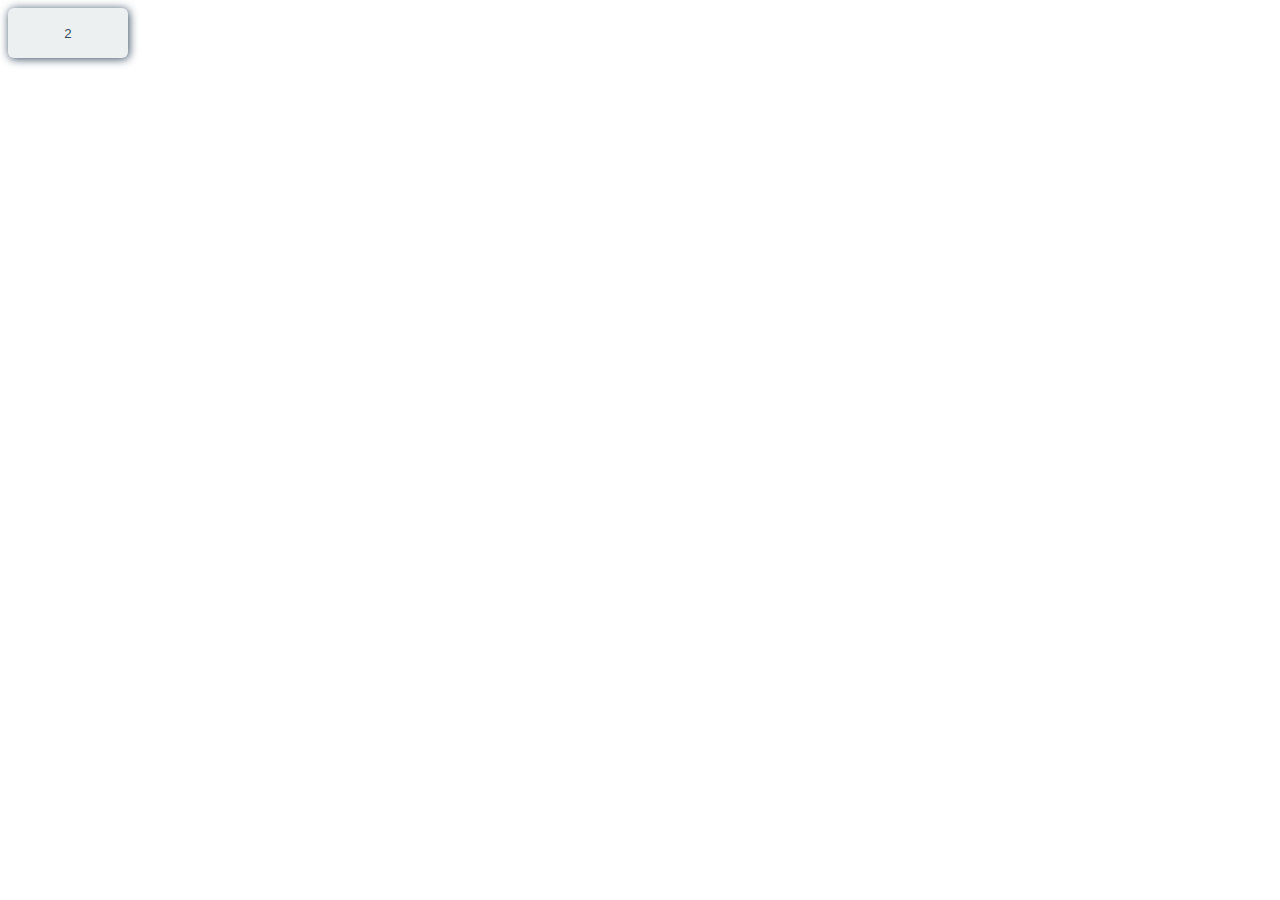
<file: hige/index.html>
<!doctype html>
<html lang="ja">
  <head>
    <meta charset="utf-8" />
    <title>Page title</title>
    <link rel="stylesheet" href="./index.css" />
  </head>
  <body>
      <button id="gun-85mm">2</button>
    <script src="./jquery-1.12.4.min.js"></script>
    <script src="./index.js"></script>
  </body>
</html>
</file>
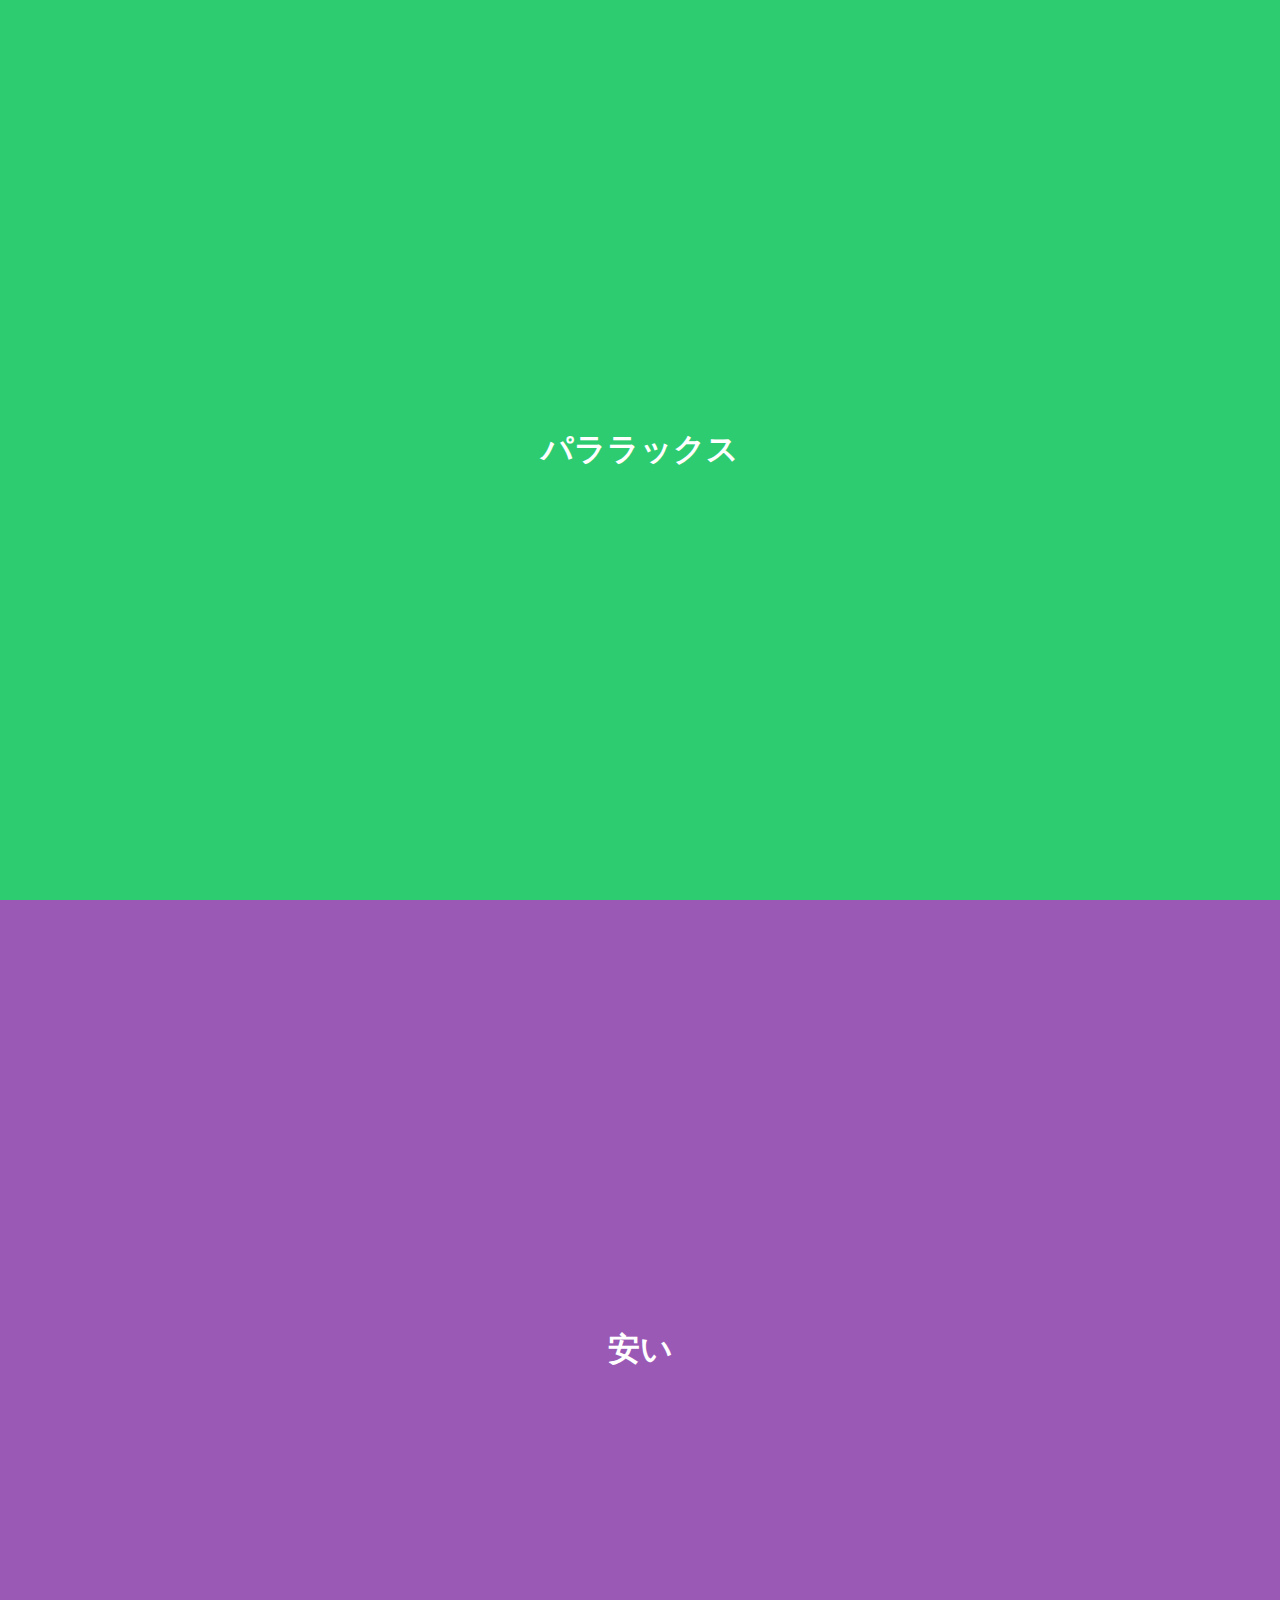
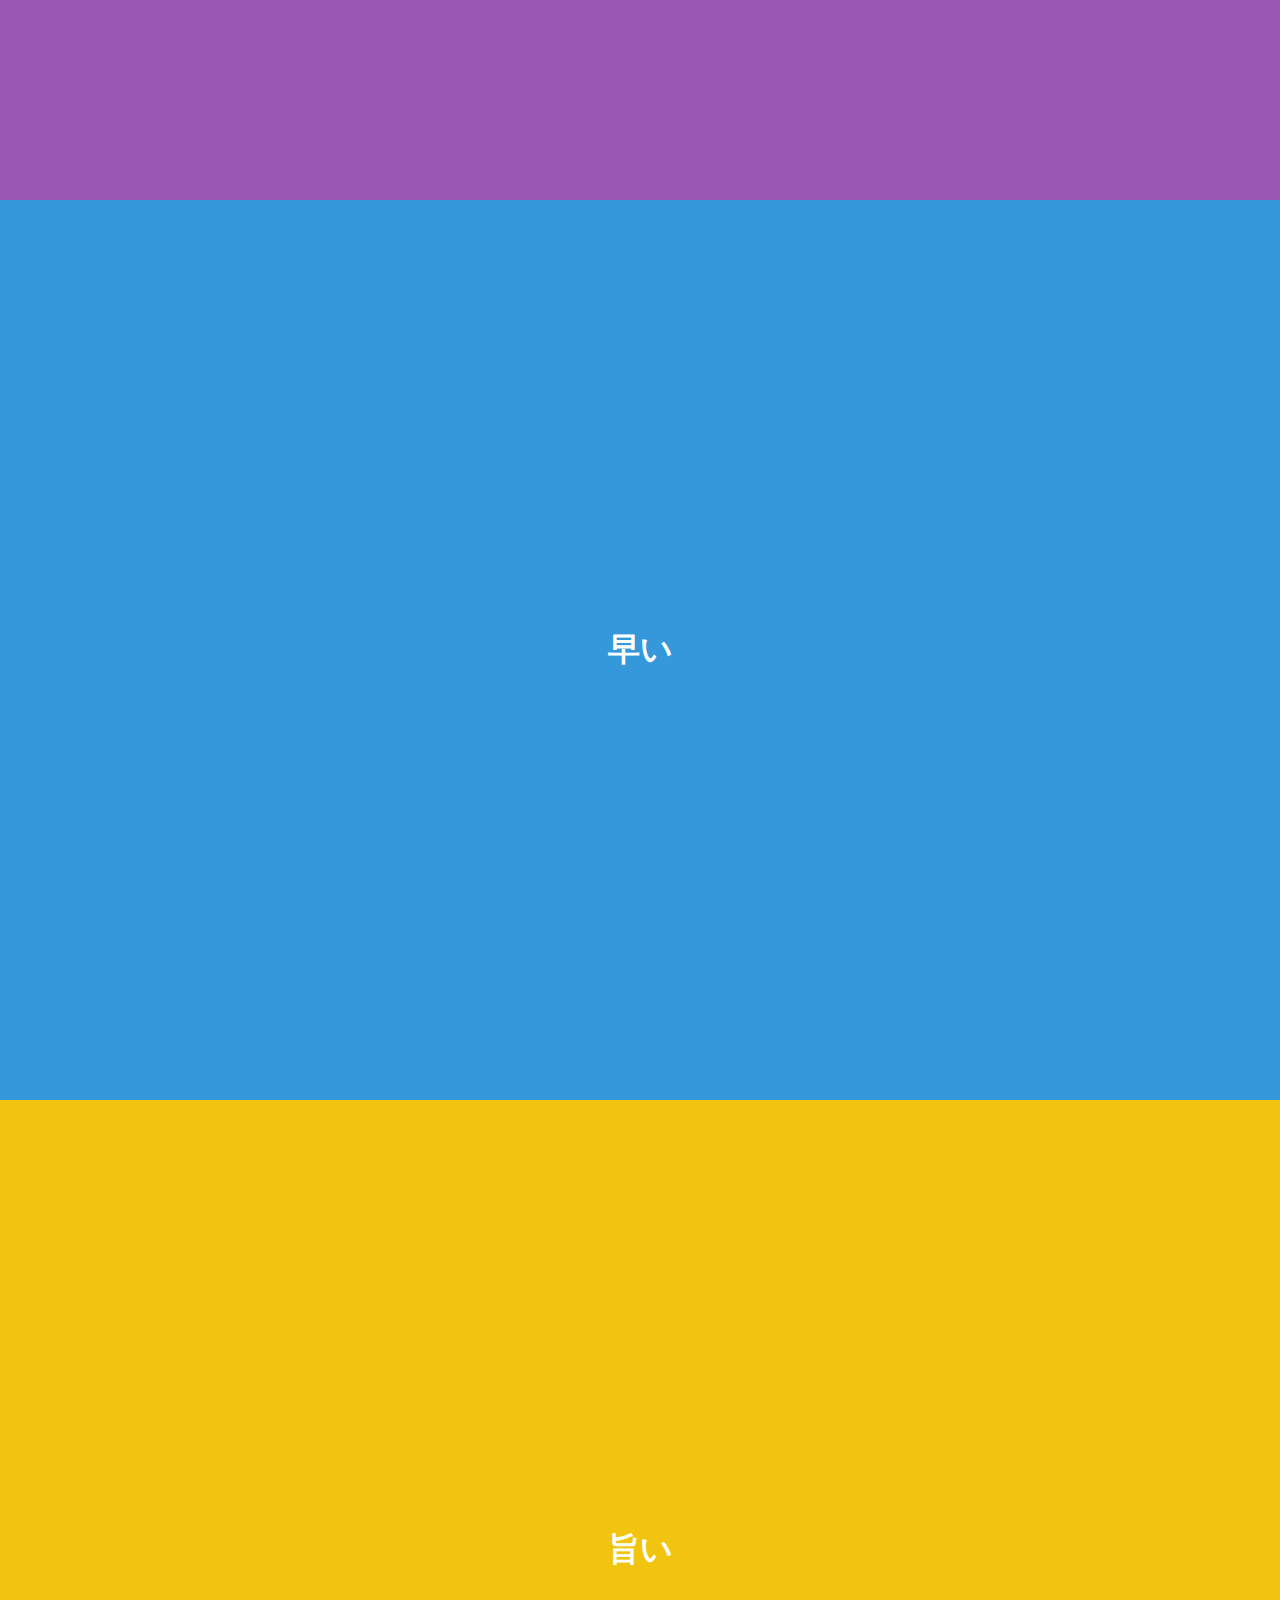
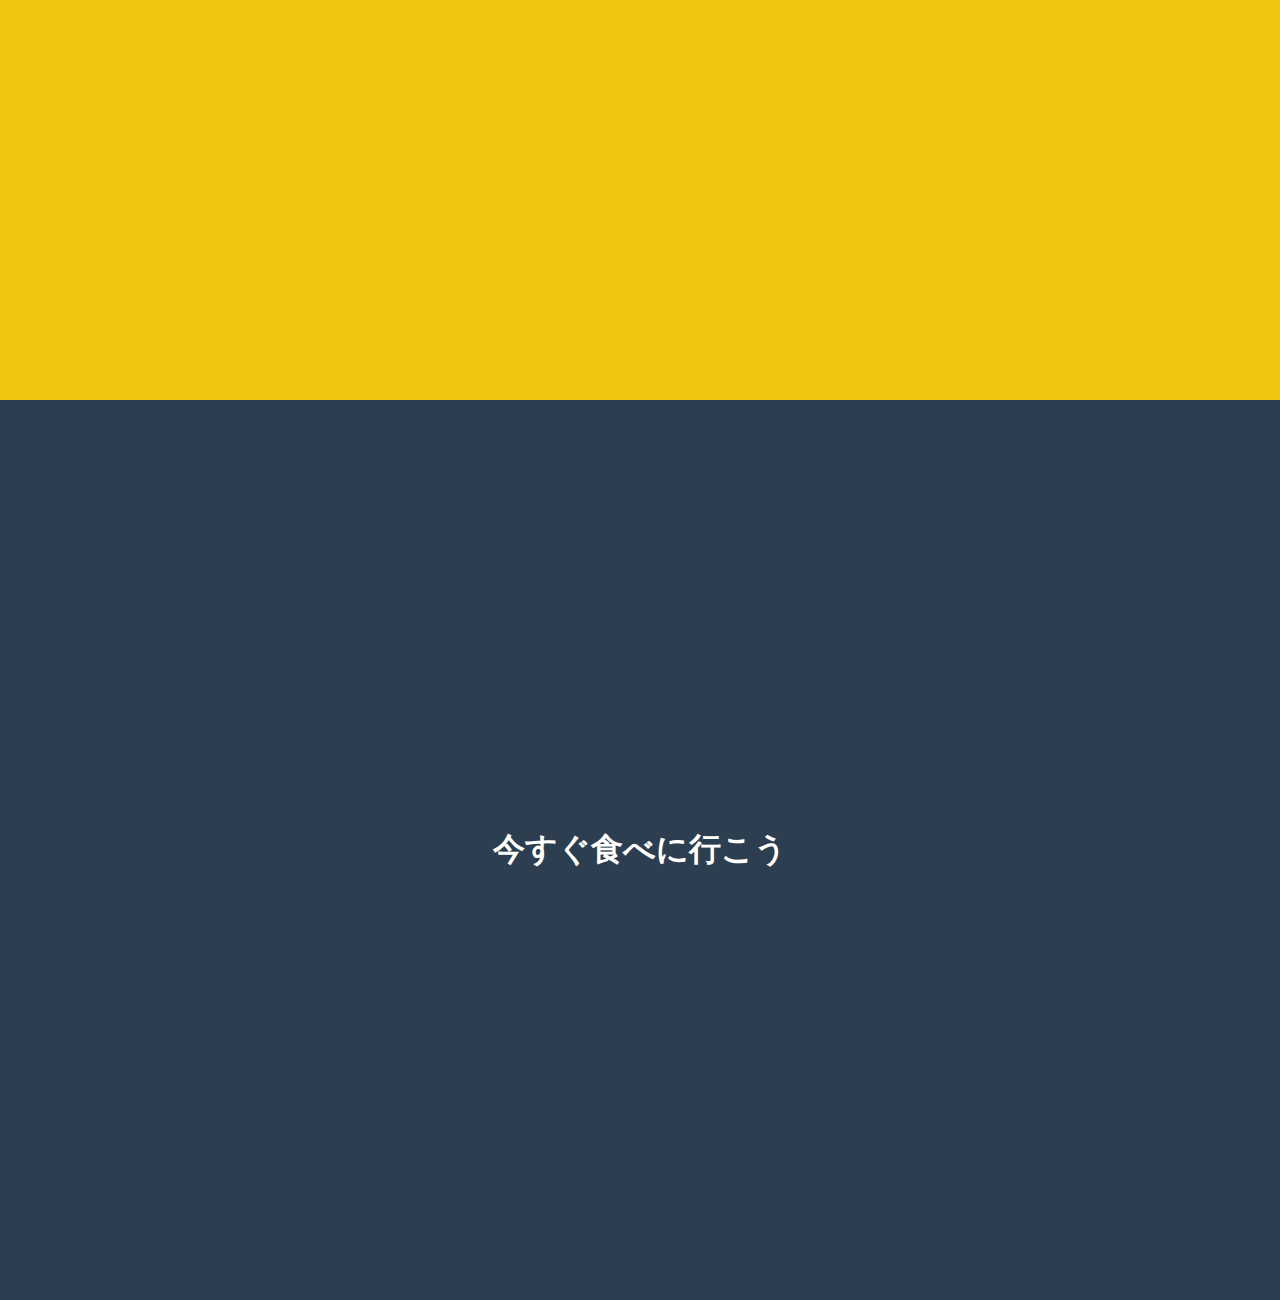
<file: parallax/index.html>
<html lang="ja">
  <head>
    <meta charset="utf-8" />
    <title>Parallax</title>
    <link rel="stylesheet" href="./index.css" />
  </head>
  <body>
    <div id="parallax-body">
      <div id="parallax-screen-1" class="parallax-screen">
        <div class="parallax-contents">
          <h1>パララックス</h1>
        </div>
      </div>
      <div id="parallax-screen-2" class="parallax-screen">
        <div class="parallax-contents">
          <h1>安い</h1>
        </div>
      </div>
      <div id="parallax-screen-3" class="parallax-screen">
        <div class="parallax-contents">
          <h1>早い</h1>
        </div>
      </div>
      <div id="parallax-screen-4" class="parallax-screen">
        <div class="parallax-contents">
          <h1>旨い</h1>
        </div>
      </div>
      <div id="parallax-screen-5" class="parallax-screen">
        <div class="parallax-contents">
          <h1>今すぐ食べに行こう</h1>
        </div>
      </div>
    </div>
    <h1></h1>
    <script src="./jquery-1.12.4.min.js"></script>
    <script src="./index.js"></script>
  </body>
</html>
</file>
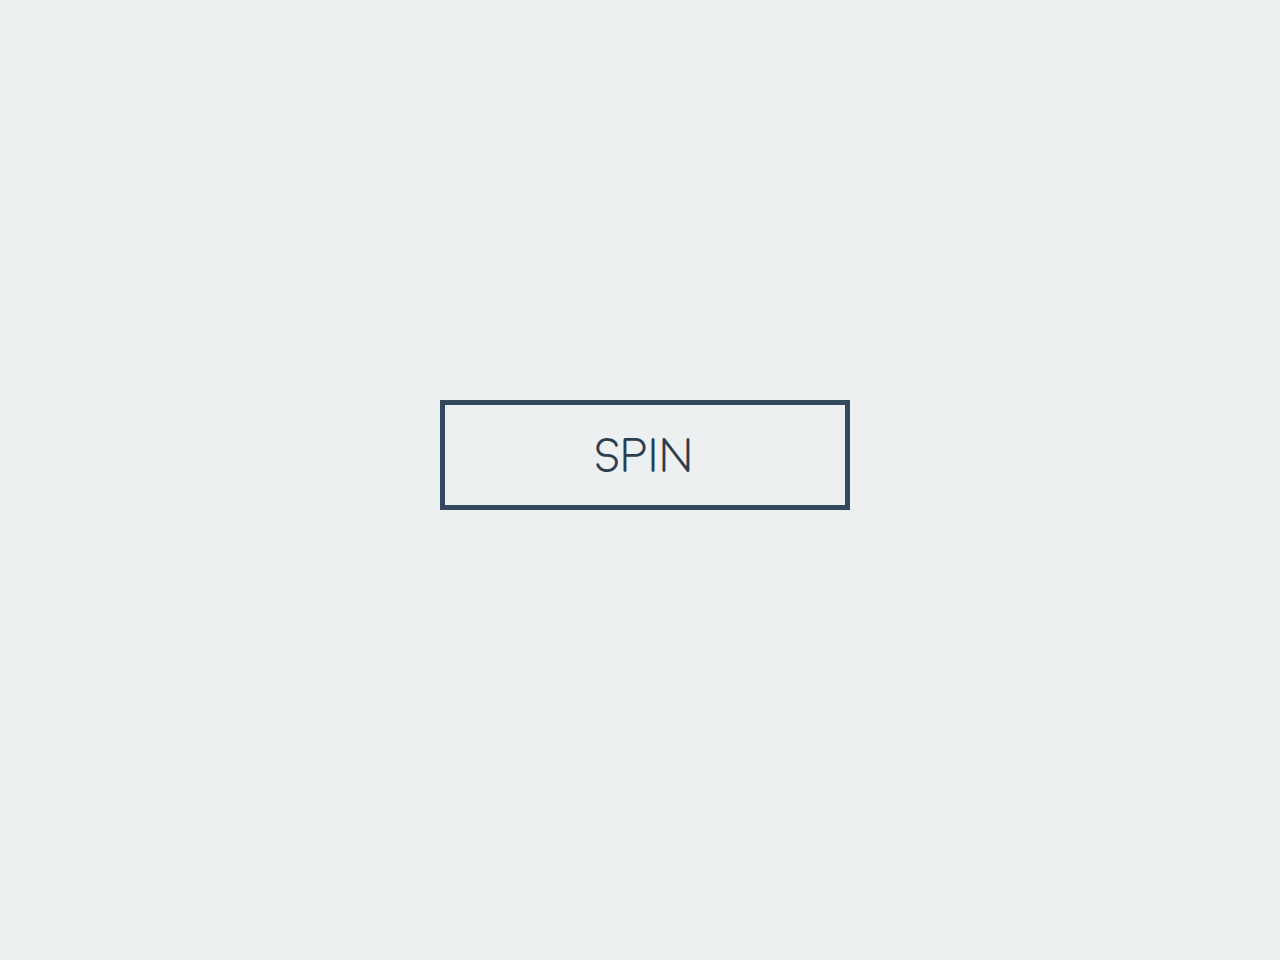
<file: sekigae/index.html>
<!doctype html>
<html lang="ja">
  <head>
    <meta charset="utf-8" />
    <title>Page title</title>
    <link rel="stylesheet" href="./index.css" />
  </head>
  <body>
    <script src="./jquery-1.12.4.min.js"></script>
    <script src="./index.js"></script>
    
    <div id="start"><span>SPIN</span></div>
    
    <input id="json-import" type="file" />
    
    <div id="scene" class="top after">
      <ul id="navibar">
        <li id="shuffle-btn">Shuffle</li>
        <li id="cancel-btn">Cancel</li>
        <li id="option-btn">Option</li>
        <li id="reset-btn">Reset</li>
        <li id="import-btn">inport JSON</li>
        <li id="export-btn">export as JSON</li>
      </ul>
    </div>
    
    <div id="input-box" class="top after">
      <div id="btn-accept" class="buttons">YES</div>
      <input type="text" id="name-add" class="top after" />
      <div id="btn-add" class="buttons">ADD</div>
    </div>
    
    <div id="leaderboards" class="top after"></div>
    
    <div id="notification" class="after"></div>
    
  </body>
</html>
</file>
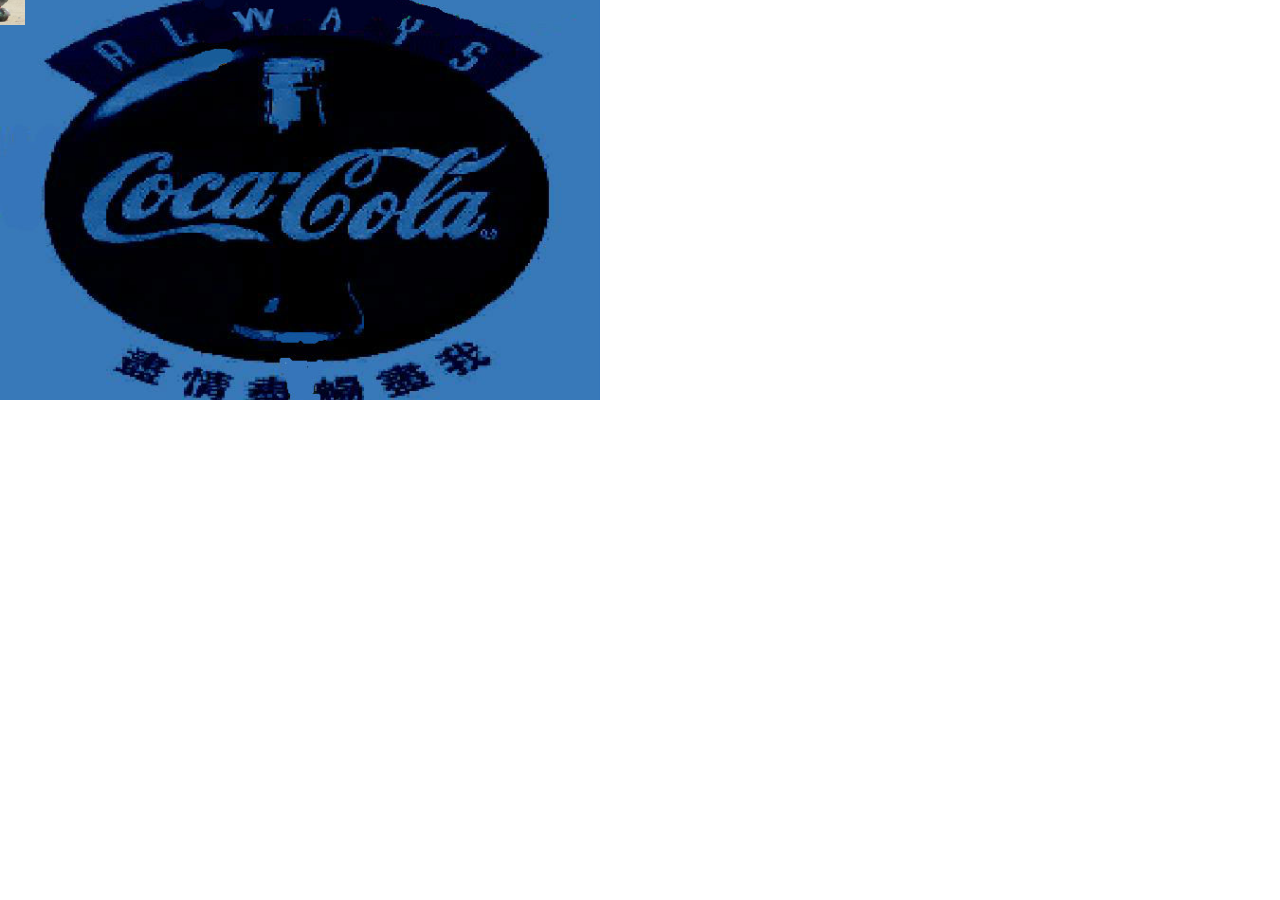
<file: canvas/hato97.html>
<!DOCTYPE html>
<html lang="ja">
  <head>
    <meta charset="utf-8">
    <link rel="stylesheet" href="./hato97.css">
    <title>鳩97</title>
  </head>
  <body>
    <canvas id="lol" width="600" height="400"></canvas>
    <audio id="bgm">
      <source src="./hato97.wav" />
    </audio>
    <script src="./hato97.js"></script>
  </body>
</html>
</file>
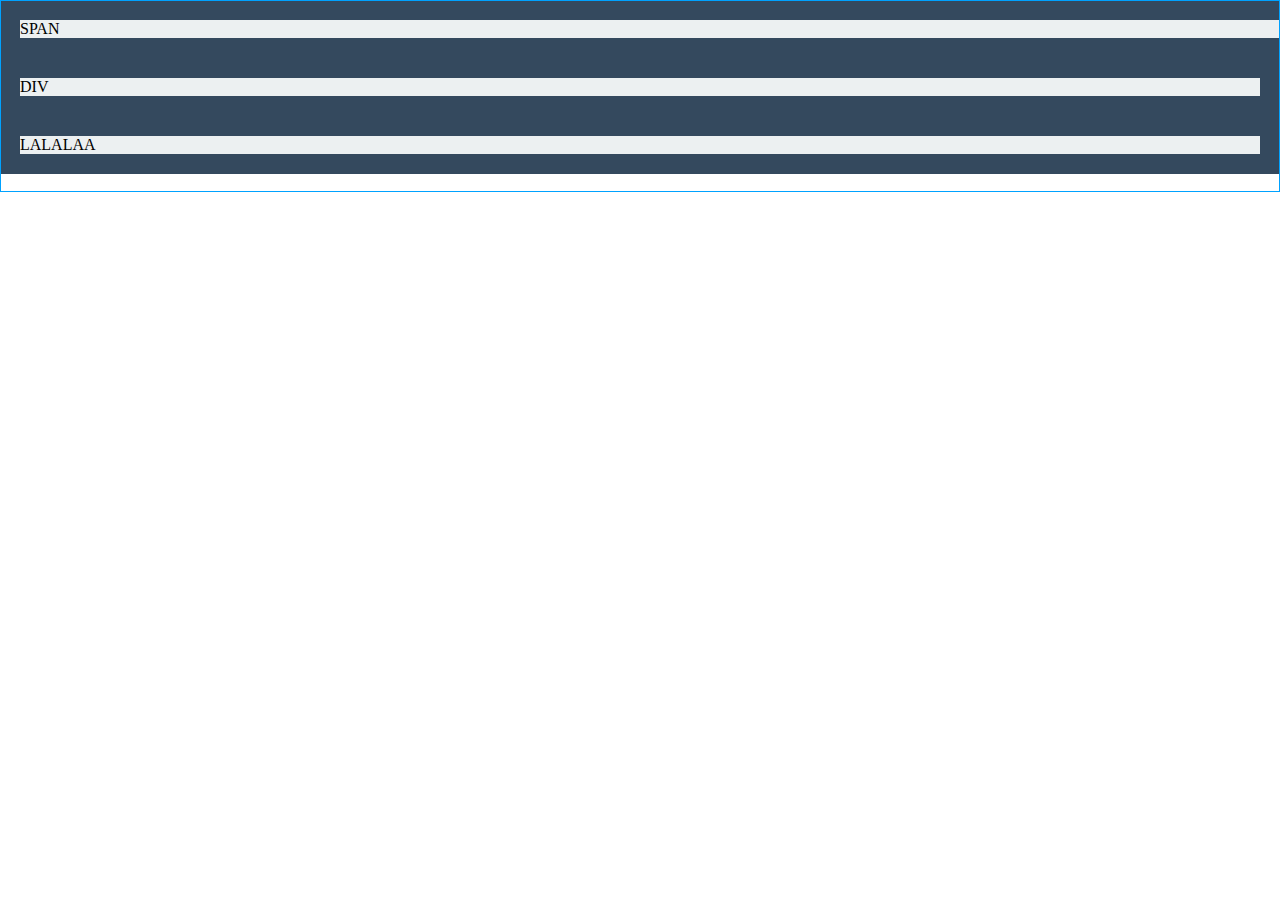
<file: Haraheri-top(proto)/assets/images/Page title.htm>
<!DOCTYPE html>
<!-- saved from url=(0077)file:///Users/hxdegawa/src/github.com/vantan-phh/css-learning(new)/index.html -->
<html lang="ja"><head><meta http-equiv="Content-Type" content="text/html; charset=UTF-8">
    
    <title>Page title</title>
    <link rel="stylesheet" href="./Page title_files/index.css">
  </head>
  <body>
    <span>SPAN</span>
    <div id="picone">DIV</div>
    <div id="me">LALALAA</div>
    <script src="./Page title_files/jquery-1.12.4.min.js"></script>
    <script src="./Page title_files/index.js"></script>
  
<div class="__brackets-ld-highlight" style="left: 0px; top: 0px; width: 1280px; height: 192px; z-index: 2000000; margin: 0px; padding: 0px; position: absolute; pointer-events: none; border-radius: 0px; border-style: solid; border-width: 1px; border-color: rgb(0, 162, 255); box-shadow: rgb(255, 255, 255) 0px 0px 1px; box-sizing: border-box; background-color: rgba(0, 162, 255, 0); opacity: 1;"></div></body></html>
</file>
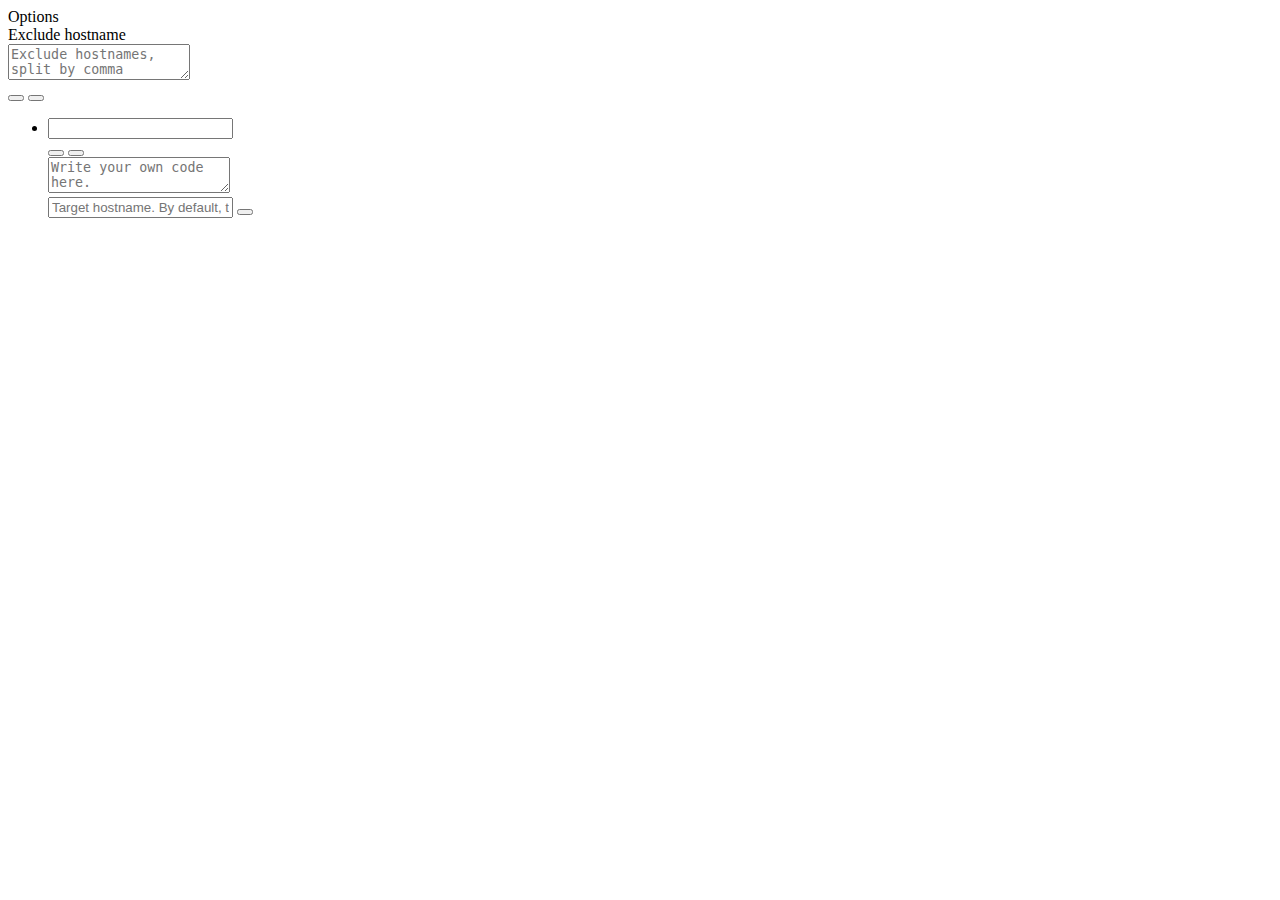
<file: uis/assets/images/;.htm>
<!DOCTYPE html>
<!-- saved from url=(0064)chrome-extension://gpgjofmpmjjopcogjgdldidobhmjmdbm/options.html -->
<html><head><meta http-equiv="Content-Type" content="text/html; charset=UTF-8">
    
    <title>ScriptAutoRunner</title>
    <link rel="stylesheet" href="chrome-extension://gpgjofmpmjjopcogjgdldidobhmjmdbm/css/fontello-embedded.css" media="screen" title="no title" charset="utf-8">
    <link rel="stylesheet" href="chrome-extension://gpgjofmpmjjopcogjgdldidobhmjmdbm/css/base.css" media="screen" title="no title" charset="utf-8">
    <link rel="stylesheet" href="chrome-extension://gpgjofmpmjjopcogjgdldidobhmjmdbm/css/options.css" media="screen" title="no title" charset="utf-8">
  </head>
  <body>
    <div class="sra-wrapper" id="app">
      <div class="sra-setting">
        <i class="icon-cog"></i>
      </div>
      <div class="sra-setting__content" v-el:setting="">
        <div class="sra-setting__container">
          <div class="sra-setting__body">
            <div class="sra-setting__header">
              <i class="icon-cog"></i>
              <span>Options</span>
              <span><i class="icon-cancel-circled"></i></span>
            </div>
            <div class="sra-setting__main">
              <div class="sra-flex">
                <span><i class="icon-cloud-flash"></i></span>
                <span> Exclude hostname</span>
              </div>
              <textarea placeholder="Exclude hostnames, split by comma"></textarea>
            </div>
          </div>
        </div>
      </div>
      <div class="sra-power">
        <i class="icon-flash"></i>
      </div>
      <div class="sra-main">
        <div class="sra-btns">
          <div class="sra-btns__battery">
            <i class="icon-battery"></i>
          </div>
          <div class="sra-btn src-btn--plus">
            <i class="icon-plus"></i>
          </div>
          <button class="sra-btn">
            <i class="icon-code"></i>
          </button>
          <button class="sra-btn">
            <i class="icon-link"></i>
          </button>
        </div>
        <ul class="sra-scripts">
          <li class="sra-script sra-script--enable">
            <div class="sra-script__plug"></div>
            <div class="sra-script__box">
              
              <div class="sra-script__content">
                <div class="sra-flex sra-flex--head">
                  <input class="sra-script__name" type="text">
                  <div class="sra-script__btns">
                    <button class="sra-script__btn"><i class="icon-down-circled"></i></button>
                    <button class="sra-script__btn"><i class="icon-up-circled"></i></button>
                  </div>
                </div>
                <div class="sra-flex sra-flex--content">
                  <div class="sra-script__type">
                    <i class="icon-code"></i>
                  </div>
                  <div class="sra-script__snippet">
                    <textarea placeholder="Write your own code here."></textarea>
                  </div>
                  
                </div>
                <div class="sra-flex sra-flex--foot">
                  <i class="icon-cloud-flash"></i>
                  <input class="sra-script__host" placeholder="Target hostname. By default, target to all host.">
                  <button class="sra-script__btn remove"><i class="icon-trash"></i></button>
                </div>
              </div>
            </div>
            <div>
              
            </div>
          </li>
        </ul>
      </div>
    </div>
    <script src="chrome-extension://gpgjofmpmjjopcogjgdldidobhmjmdbm/js/lib/lodash.min.js"></script>
    <script src="chrome-extension://gpgjofmpmjjopcogjgdldidobhmjmdbm/js/lib/vue.js"></script>
    <script src="chrome-extension://gpgjofmpmjjopcogjgdldidobhmjmdbm/js/options.js"></script>
  

</body></html>
</file>
<file: hige/index.css>
#gun-85mm{
  width: 120px;
  height: 50px;
  transition: 0.2s;
  border-radius: 6px;
  border: none;
  cursor: pointer;
  outline-style: none;
  color: rgba(52, 73, 94,1.0);
  background-color: rgba(236, 240, 241,1.0);
  box-shadow: 1px 1px 10px rgba(52, 73, 94,1.0);
}
#gun-85mm:hover{
  transition: 0.2s;
  background-color: rgba(189, 195, 199,1.0);
}
#gun-85mm:active{
  transition: 0.2s;
  color: rgba(236, 240, 241,1.0); 
  background-color: rgba(44, 62, 80,1.0);
}
#gun-85mm::before{
  content: "";
}

/*
@font-face{
  font-family: "graphocons";
  src: url("/.assets/fonts/Socialico_Plus.ttf");
}*/
</file>
<file: parallax/index.css>
body, h1, h2, h3, h4, h5, h6, p, ul{
  margin: 0px;
}
.parallax-screen{
  position: relative;
  width: 100%;
  height: 100%;
}
.parallax-contents{
  position: absolute;
  top: 50%;
  transform: translateY(-50%);
  width: 100%;
  text-align: center;
  color: #fff;
}
#parallax-screen-1{
  background-color: #2ecc71;
}
#parallax-screen-2{
  background-color: #9b59b6;
}
#parallax-screen-3{
  background-color: #3498db;
}
#parallax-screen-4{
  background-color: #f1c40f;
}
#parallax-screen-5{
  background-color: #2c3e50;
}
#parallax-info{
  position: fixed;
  top: 0px;
  right: 0px;
  width: 150px;
  padding: 5px;
  background-color: #fff;
  box-shadow: 0px 0px 5px #000;
  font-family: "Ricty", "Ricty Diminished", "Monaco", "Menlo", "Consolas", monospace;
  font-size: 20px;
  border-radius: 0px 0px 0px 5px;
}
</file>
<file: sekigae/index.css>
body{
  background-color: #ecf0f1;
  user-select:none;
  -webkit-user-select:none;
  -moz-user-select:none;
  -khtml-user-select:none;
  -webkit-user-drag:none;
  -khtml-user-drag:none;
  font-family: "moon", "iroha";
  cursor: default;
  overflow: hidden;
}

#start{
  position: absolute;
  background-color: #ecf0f1;
  color: #2c3e50;
  border: solid 5px #34495e;
  transition: 0.6s;
  font-size: 3rem;
  height: 100px;
  width: 400px;
  left: calc(50% - 400px /2);
  top: calc(50% - 100px /2);
  text-align: center;
  cursor: pointer;
  overflow: hidden;
  transform: rotateZ(0deg);
}
#start:hover{
  transition: 0.6s;
  color: #ecf0f1;
  -moz-animation: vibration 0.8s linear;
  -webkit-animation: vibration 0.8s linear;
  -o-animation: vibration 0.8s linear;
  -ms-animation: vibration 0.8s linear;
}
body.active{
  transition: 1s;
  opacity: 0;
  pointer-events: none;
  text-shadow: 0px 0px 5px white;
  -webkit-filter: blur(30px);
  
}
#start span{
  position: relative;
  height: 100px;
  line-height: 50px;
  z-index: 2;
  top: 25%;
}
#start::before,#start::after{
  z-index: 1;
  content: "";
  transition: 0.6s;
  background-color: #34495e;
  position: absolute;
  height: 100%;
  width: 100%;
}
#start:hover::before{
  left: 50%;
}
#start:hover::after{
  left: -50%;
}
#start::before{
  left: 100%;
}
#start::after{
  left:-100%;
}
#scene{
  position: absolute;
  left: -20px;
}
#navibar{
  color: rgba(52, 73, 94,1.0);
  transition: 0.4s;
  left: 0px;
  list-style-type: none;
  display: flex;
  flex-direction: column;
  justify-content: space-around;
  padding-left: 0px;
  line-height: 60px;
}
#navibar li, #navibar input{
  transition: 0.4s;
  margin-left: 0px;
  background-color: #bdc3c7;
  height: 60px;
  width: 300px;
  padding-left: 30px;
  line-height: -100px;
  font-size: 150%;
  cursor: pointer;
}
#navibar li:hover{
  transition: 0.4s;
  margin-left: 20px;
  color: rgba(127, 140, 141,1.0);
}
#shuffle-btn{
  border-right: solid 20px rgba(241, 196, 15,0.3);
}
#option-btn{
  border-right: solid 20px rgba(155, 89, 182,0.3);
}
#reset-btn{
  border-right: solid 20px rgba(231, 76, 60,0.3);
}
#import-btn{
  border-right: solid 20px rgba(26, 188, 156,0.3);
}
#export-btn{
  border-right: solid 20px rgba(52, 152, 219,0.3);
}
#cancel-btn{
  border-right: solid 20px rgba(44, 62, 80,0.3);
}
#shuffle-btn.disabled{
  background-color: rgba(52, 73, 94,0.6);
  pointer-events: none;
}
#name-add{
  transition: 0.3s;
  user-select:none;
  -webkit-user-select:none;
  -moz-user-select:none;
  -khtml-user-select:none;
  -webkit-user-drag:none;
  -khtml-user-drag:none;
  position: relative;
  overflow: hidden;
  background-color: #bdc3c7;
  overflow: hidden;
  font-family: "moon", "iroha";
  height: 100px;
  width: 300px;
}
#name-add.completed{
  transition: 0.3s;
  color: rgba(192, 57, 43,1.0);
  font-size: 5rem;
}
#name-add.optionalized{
  transition: 0.3s;
  margin-left: 50px;
  height: 300px;
  pointer-events: none;
}
#json-import{
  position: absolute;
  display: none;
}
#name-add.active{
  font-size: 200%;
}
#input-box{
  position: absolute;
  display: flex;
  flex-direction: row;
  justify-content: center;
  left: calc(50% - 400px / 2);
  top: calc(50% - 100px / 2);
  z-index: 2;
}
#input-box.optionalized{
  top: calc(35% - 100px / 2);
}
#input-box.active{
  display: flex;
  flex-direction: row;
  justify-content: center;
  left: calc(50% - 500px / 2);
}
#name-add{
  background-color: transparent;
  color: #34495e;
  font-size: 1rem;
  border: solid 3px #34495e;
  text-align: center;
  font-size: 300%;
}
#name-add:focus{
  outline: none;
}
#notification{
  transition: 0.3s;
  text-align: center;
  color: rgba(236, 240, 241,1.0);
  line-height: 60px;
  font-size: 1.5em;
  opacity: 1;
  position: absolute;
  right: 0px;
  bottom: -60px;
  height: 60px;
  width: 450px;
  background-color: rgba(52, 73, 94,1);
}
#notification.after{
  transition: 0.3s;
  opacity: 0;
}
#notification.popup{
  bottom: 0px;
}
.buttons{
  transition: 0.3s;
  color: #ecf0f1;
  position: relative;
  text-align: center;
  cursor: pointer;
  line-height: 100px;
  height: 100px;
  width: 100px;
  color: #34495e;
  font-size: 200%;
  border: solid 4px #34495e;
  background-color: #ecf0f1;
}
#btn-add{
  transition: 0.3s;
}
#btn-add.optionalized{
  transition: 0.3s;
  transform-origin: left center;
  transform: rotateY(90deg);
  width: 0px;
}
#btn-add.confirm{
  background-color: rgba(46, 204, 113,1.0);
}
#btn-add.confirm:active{
  background-color: rgba(39, 174, 96,1.0);
}
#btn-accept{
  transition: 0.3s;
  transform-origin: right;
  transform: rotateY(90deg);
  width: 0px;
  background-color: rgba(231, 76, 60,1.0);
}
#btn-accept.active{
  transform-origin: right;
  transition: 0.3s;
  transform: rotateY(0deg);
  width: 100px;
}
#btn-accept.active:active{
  background-color: rgba(192, 57, 43,1.0);
}
.buttons:hover{
  transition: 0.3s;
  color: #ecf0f1;
  background-color: #34495e;
}
.buttons:active{
  background-color: #1abc9c;
}
#leaderboards{
  position: absolute;
  right: 0px;
  top: 0px;
  min-height: 50px;
  max-height: 100%;
  width: 400px;
  height: auto;
  overflow: scroll;
}

.names{
  position: relative;
  transition: 0.8s;
  text-align: center;
  color: #ecf0f1;
  font-size: 200%;
  line-height: 50px;
  height: 50px;
  width: 100%;
  background-color: rgba(211, 84, 0, 0.5);
  margin: 0px;
  transform: translateX(100%);
}
.names>span.btn-delete{
  display: inline-block;
  position: absolute;
  top: 0px;
  right: 0px;
  height: 100%;
  padding: 0px 10px;
  transform: scaleX(0);
  transform-origin: right;
  background-color: #f44336;
  transition: all 0.2s ease-out;
}
.names>span.btn-delete:hover{
  background-color: #f00;
}
.names.menu>span.btn-delete{
  transform: scaleX(1);
}
.names.entries{
  transition: 0.8s;
  transform: translateX(0%);
}
.top{
  transition: 0.8s;
  opacity: 1;
  pointer-events: all;
}
.after{
  transition: 0.8s;
  opacity: 0;
  pointer-events: none;
}
.removed{
  transition: 0.8s;
  margin-left: 100%;
  opacity: 0;
  pointer-events: none;
}
@keyframes vibration{
  10%, 30%, 50%, 70%, 90%{transform: rotateZ(3deg);}
  20%, 40%, 60%, 80%{transform: rotateZ(-3deg);}
  100%{transform:rotateZ(0deg);}
}
@font-face{
  font-family: "moon";
  src: url("./MoonLight.otf");
}
@font-face{
  font-family: "iroha";
  src: url("./FlopDesignFONT.otf");
}
</file>
<file: canvas/hato97.css>
body{
  margin: 0px;
}
canvas{
  background-image: url("./hongkong97g.jpg");
  background-position: center;
  background-size: cover;
}
</file>
<file: Haraheri-top(proto)/assets/images/Page title_files/index.css>
body{
  margin: 0px;
  display: flex;
  flex-direction: column;
  justify-content: space-between;
}
span{
  top: 100px;
  width: 100%;
  background-color: rgba(236, 240, 241,1.0);
  border: solid 20px rgba(52, 73, 94,1.0);
}
div{
  width: 100%;
  background-color: rgba(236, 240, 241,1.0);
  border: solid 20px rgba(52, 73, 94,1.0);
  box-sizing: border-box;
}
</file>
